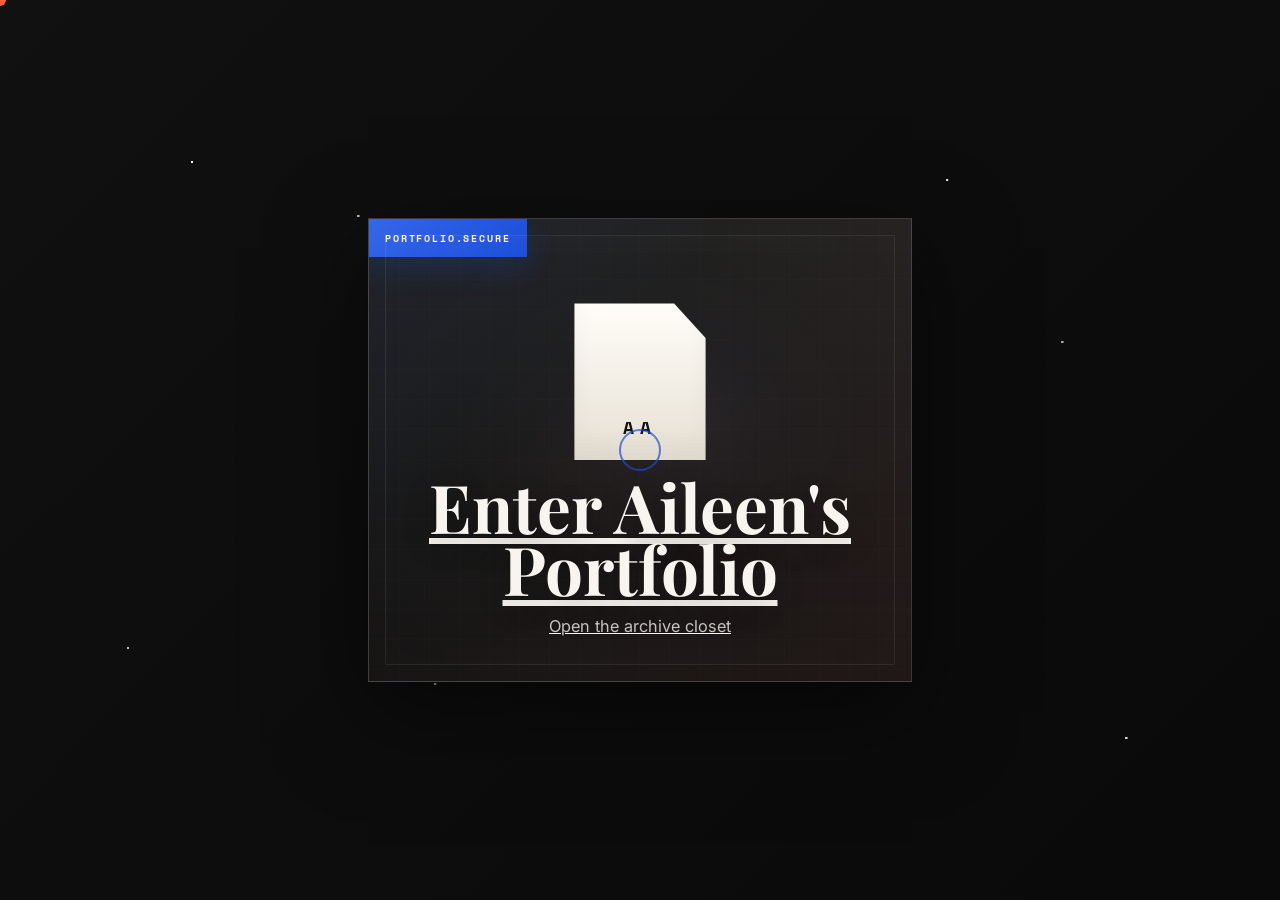
<file: index.html>
<!DOCTYPE html>
<html lang="en">
<head>
    <meta charset="UTF-8">
    <meta name="viewport" content="width=device-width, initial-scale=1.0">
    <title>Aileen Naa Ayele Aryeetey - UI UX Designer and Builder</title>
    <link rel="preconnect" href="https://fonts.googleapis.com">
    <link rel="preconnect" href="https://fonts.gstatic.com" crossorigin>
    <link href="https://fonts.googleapis.com/css2?family=Great+Vibes&family=Inter:wght@300;400;500;600&family=Playfair+Display:ital,wght@0,700;0,900;1,700;1,900&family=Space+Mono:wght@400;700&display=swap" rel="stylesheet">
    <link rel="stylesheet" href="style.css">
</head>
<body class="is-locked">
<div class="vault-screen" id="vaultScreen" aria-live="polite">
    <div class="vault-backdrop"></div>
    <div class="vault-shell">
        <a href="index.html?closet=1" class="vault-file" id="vaultFile">
            <span class="vault-file-tab">portfolio.secure</span>
            <span class="vault-file-icon" aria-hidden="true"></span>
            <strong>Enter Aileen's Portfolio</strong>
            <span>Open the archive closet</span>
        </a>
    </div>
</div>
<div class="archive-screen is-hidden" id="archiveScreen">
    <div class="archive-backdrop"></div>
    <div class="archive-shell">
        <div class="archive-head">
            <span>closet://portfolio-index</span>
            <h2>Pick a file to open.</h2>
            <p>I set everything up in alphabetical order, like a personal archive.</p>
        </div>
        <div class="archive-closet">
            <div class="archive-rail" aria-hidden="true"></div>
            <div class="archive-shelf">
                <a class="archive-folder" href="about.html">
                    <span class="archive-letter">A</span>
                    <strong>About</strong>
                    <span>about.md</span>
                </a>
                <a class="archive-folder" href="case-studies.html">
                    <span class="archive-letter">C</span>
                    <strong>Case Studies</strong>
                    <span>case-studies.json</span>
                </a>
                <a class="archive-folder" href="contact.html">
                    <span class="archive-letter">C</span>
                    <strong>Contact</strong>
                    <span>contact.sh</span>
                </a>
                <a class="archive-folder" href="home.html">
                    <span class="archive-letter">H</span>
                    <strong>Home</strong>
                    <span>intro.tsx</span>
                </a>
                <a class="archive-folder" href="work.html">
                    <span class="archive-letter">W</span>
                    <strong>Work</strong>
                    <span>selected-work.ts</span>
                </a>
            </div>
        </div>
    </div>
</div>
<div id="cursor" aria-hidden="true"></div>
<div id="cursor-ring" aria-hidden="true"></div>

<script src="script.js"></script>
</body>
</html>
</file>
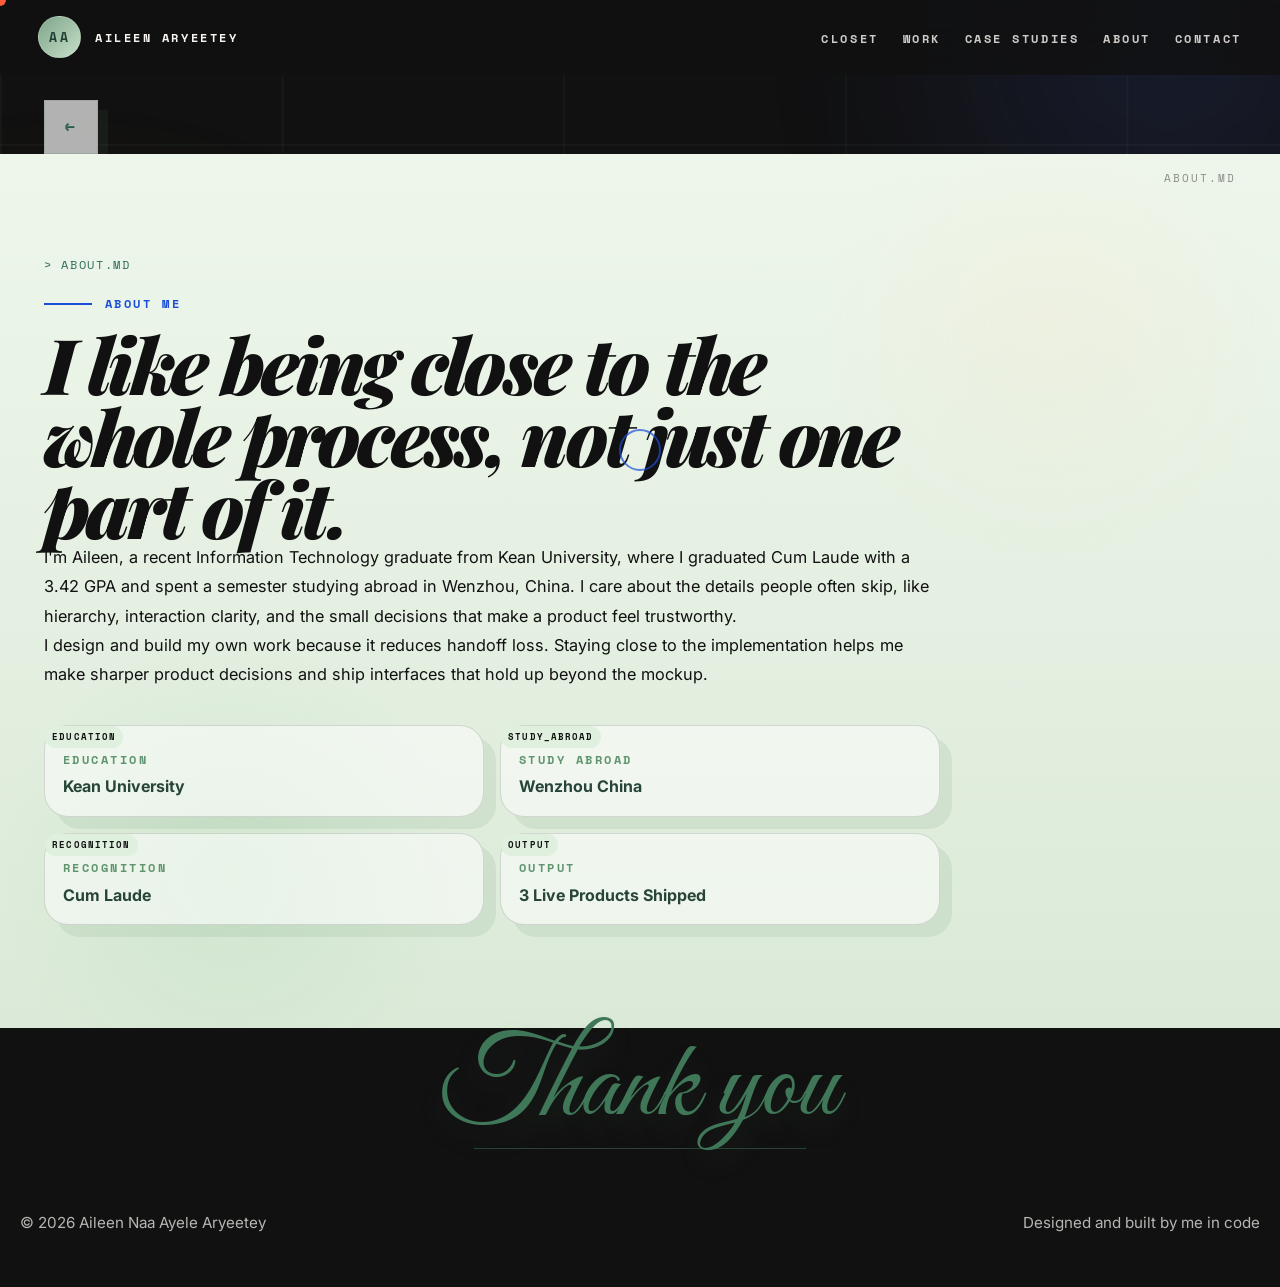
<file: about.html>
<!DOCTYPE html>
<html lang="en">
<head>
    <meta charset="UTF-8">
    <meta name="viewport" content="width=device-width, initial-scale=1.0">
    <title>About - Aileen Naa Ayele Aryeetey</title>
    <link rel="preconnect" href="https://fonts.googleapis.com">
    <link rel="preconnect" href="https://fonts.gstatic.com" crossorigin>
    <link href="https://fonts.googleapis.com/css2?family=Great+Vibes&family=Inter:wght@300;400;500;600&family=Playfair+Display:ital,wght@0,700;0,900;1,700;1,900&family=Space+Mono:wght@400;700&display=swap" rel="stylesheet">
    <link rel="stylesheet" href="style.css">
</head>
<body class="theme-about">
<div id="cursor" aria-hidden="true"></div>
<div id="cursor-ring" aria-hidden="true"></div>
<div class="page-glow page-glow-one" aria-hidden="true"></div>
<div class="page-glow page-glow-two" aria-hidden="true"></div>

<nav id="nav">
    <a href="home.html" class="nav-logo">
        <span class="nav-logo-mark">AA</span>
        <span class="nav-logo-text">Aileen Aryeetey</span>
    </a>
    <ul class="nav-links">
        <li><a href="index.html?closet=1">Closet</a></li>
        <li><a href="work.html">Work</a></li>
        <li><a href="case-studies.html">Case Studies</a></li>
        <li><a href="about.html">About</a></li>
        <li><a href="contact.html">Contact</a></li>
    </ul>
    <button type="button" class="nav-ham" id="ham" aria-label="Open navigation menu" aria-controls="mobileNav" aria-expanded="false">
        <span></span><span></span><span></span>
    </button>
</nav>

<nav class="nav-mobile" id="mobileNav" aria-hidden="true">
    <a href="index.html?closet=1" class="mobile-nav-link">Closet</a>
    <a href="work.html" class="mobile-nav-link">Work</a>
    <a href="case-studies.html" class="mobile-nav-link">Case Studies</a>
    <a href="about.html" class="mobile-nav-link">About</a>
    <a href="contact.html" class="mobile-nav-link">Contact</a>
</nav>

<main>
    <section class="return-strip" data-section="return">
        <a href="index.html?closet=1" class="return-link" aria-label="Back to Closet"></a>
    </section>
    <section id="about" data-section="about.md">
        <div class="about-copy rv">
            <span class="section-kicker">About Me</span>
            <h2>I like being close to the whole process, not just one part of it.</h2>
            <p>I'm Aileen, a recent Information Technology graduate from Kean University, where I graduated Cum Laude with a 3.42 GPA and spent a semester studying abroad in Wenzhou, China. I care about the details people often skip, like hierarchy, interaction clarity, and the small decisions that make a product feel trustworthy.</p>
            <p>I design and build my own work because it reduces handoff loss. Staying close to the implementation helps me make sharper product decisions and ship interfaces that hold up beyond the mockup.</p>
            <div class="about-grid">
                <article data-card="education">
                    <span>Education</span>
                    <strong>Kean University</strong>
                </article>
                <article data-card="study_abroad">
                    <span>Study Abroad</span>
                    <strong>Wenzhou China</strong>
                </article>
                <article data-card="recognition">
                    <span>Recognition</span>
                    <strong>Cum Laude</strong>
                </article>
                <article data-card="output">
                    <span>Output</span>
                    <strong>3 Live Products Shipped</strong>
                </article>
            </div>
        </div>
    </section>
</main>

<section class="thank-you-wrap">
    <p class="thank-you-script rv">Thank you</p>
</section>

<footer>
    <p>© 2026 Aileen Naa Ayele Aryeetey</p>
    <p>Designed and built by me in code</p>
</footer>

<script src="script.js"></script>
</body>
</html>
</file>
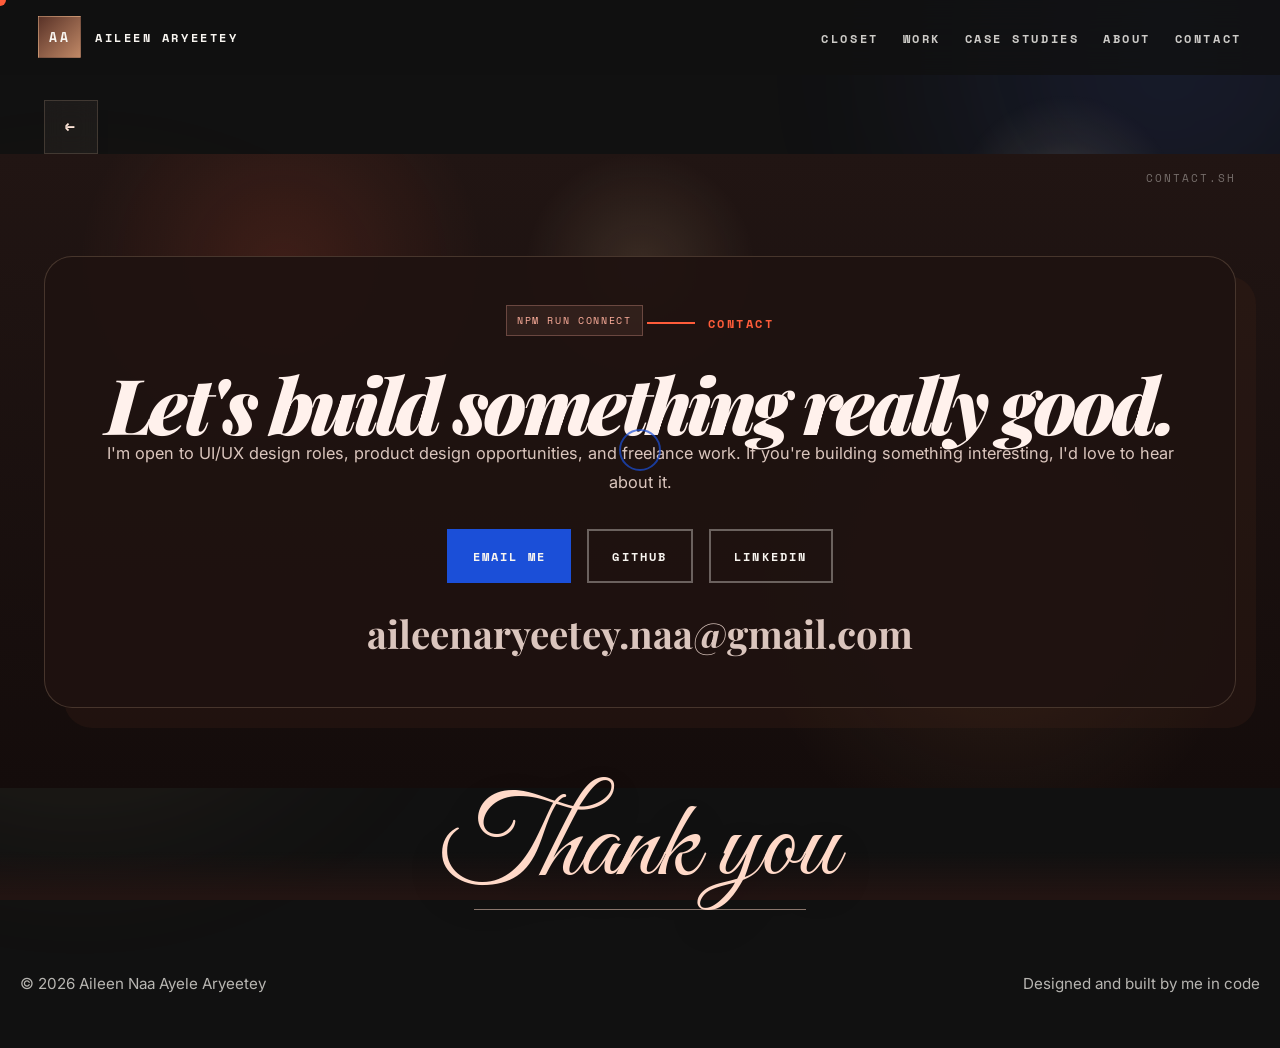
<file: contact.html>
<!DOCTYPE html>
<html lang="en">
<head>
    <meta charset="UTF-8">
    <meta name="viewport" content="width=device-width, initial-scale=1.0">
    <title>Contact - Aileen Naa Ayele Aryeetey</title>
    <link rel="preconnect" href="https://fonts.googleapis.com">
    <link rel="preconnect" href="https://fonts.gstatic.com" crossorigin>
    <link href="https://fonts.googleapis.com/css2?family=Great+Vibes&family=Inter:wght@300;400;500;600&family=Playfair+Display:ital,wght@0,700;0,900;1,700;1,900&family=Space+Mono:wght@400;700&display=swap" rel="stylesheet">
    <link rel="stylesheet" href="style.css">
</head>
<body class="theme-contact">
<div id="cursor" aria-hidden="true"></div>
<div id="cursor-ring" aria-hidden="true"></div>
<div class="page-glow page-glow-one" aria-hidden="true"></div>
<div class="page-glow page-glow-two" aria-hidden="true"></div>

<nav id="nav">
    <a href="home.html" class="nav-logo">
        <span class="nav-logo-mark">AA</span>
        <span class="nav-logo-text">Aileen Aryeetey</span>
    </a>
    <ul class="nav-links">
        <li><a href="index.html?closet=1">Closet</a></li>
        <li><a href="work.html">Work</a></li>
        <li><a href="case-studies.html">Case Studies</a></li>
        <li><a href="about.html">About</a></li>
        <li><a href="contact.html">Contact</a></li>
    </ul>
    <button type="button" class="nav-ham" id="ham" aria-label="Open navigation menu" aria-controls="mobileNav" aria-expanded="false">
        <span></span><span></span><span></span>
    </button>
</nav>

<nav class="nav-mobile" id="mobileNav" aria-hidden="true">
    <a href="index.html?closet=1" class="mobile-nav-link">Closet</a>
    <a href="work.html" class="mobile-nav-link">Work</a>
    <a href="case-studies.html" class="mobile-nav-link">Case Studies</a>
    <a href="about.html" class="mobile-nav-link">About</a>
    <a href="contact.html" class="mobile-nav-link">Contact</a>
</nav>

<main>
    <section class="return-strip" data-section="return">
        <a href="index.html?closet=1" class="return-link" aria-label="Back to Closet"></a>
    </section>
    <section id="contact" data-section="contact.sh">
        <div class="contact-card rv">
            <span class="section-kicker">Contact</span>
            <h2>Let's build something really good.</h2>
            <p>I'm open to UI/UX design roles, product design opportunities, and freelance work. If you're building something interesting, I'd love to hear about it.</p>
            <div class="contact-actions">
                <a href="mailto:aileenaryeetey.naa@gmail.com" class="btn btn-primary">Email Me</a>
                <a href="https://github.com/aryeetea" target="_blank" rel="noopener" class="btn btn-secondary">GitHub</a>
                <a href="https://linkedin.com/in/aileen-aryeetey-162033263" target="_blank" rel="noopener" class="btn btn-secondary">LinkedIn</a>
            </div>
            <a href="mailto:aileenaryeetey.naa@gmail.com" class="contact-email">aileenaryeetey.naa@gmail.com</a>
        </div>
    </section>
</main>

<section class="thank-you-wrap">
    <p class="thank-you-script rv">Thank you</p>
</section>

<footer>
    <p>© 2026 Aileen Naa Ayele Aryeetey</p>
    <p>Designed and built by me in code</p>
</footer>

<script src="script.js"></script>
</body>
</html>
</file>
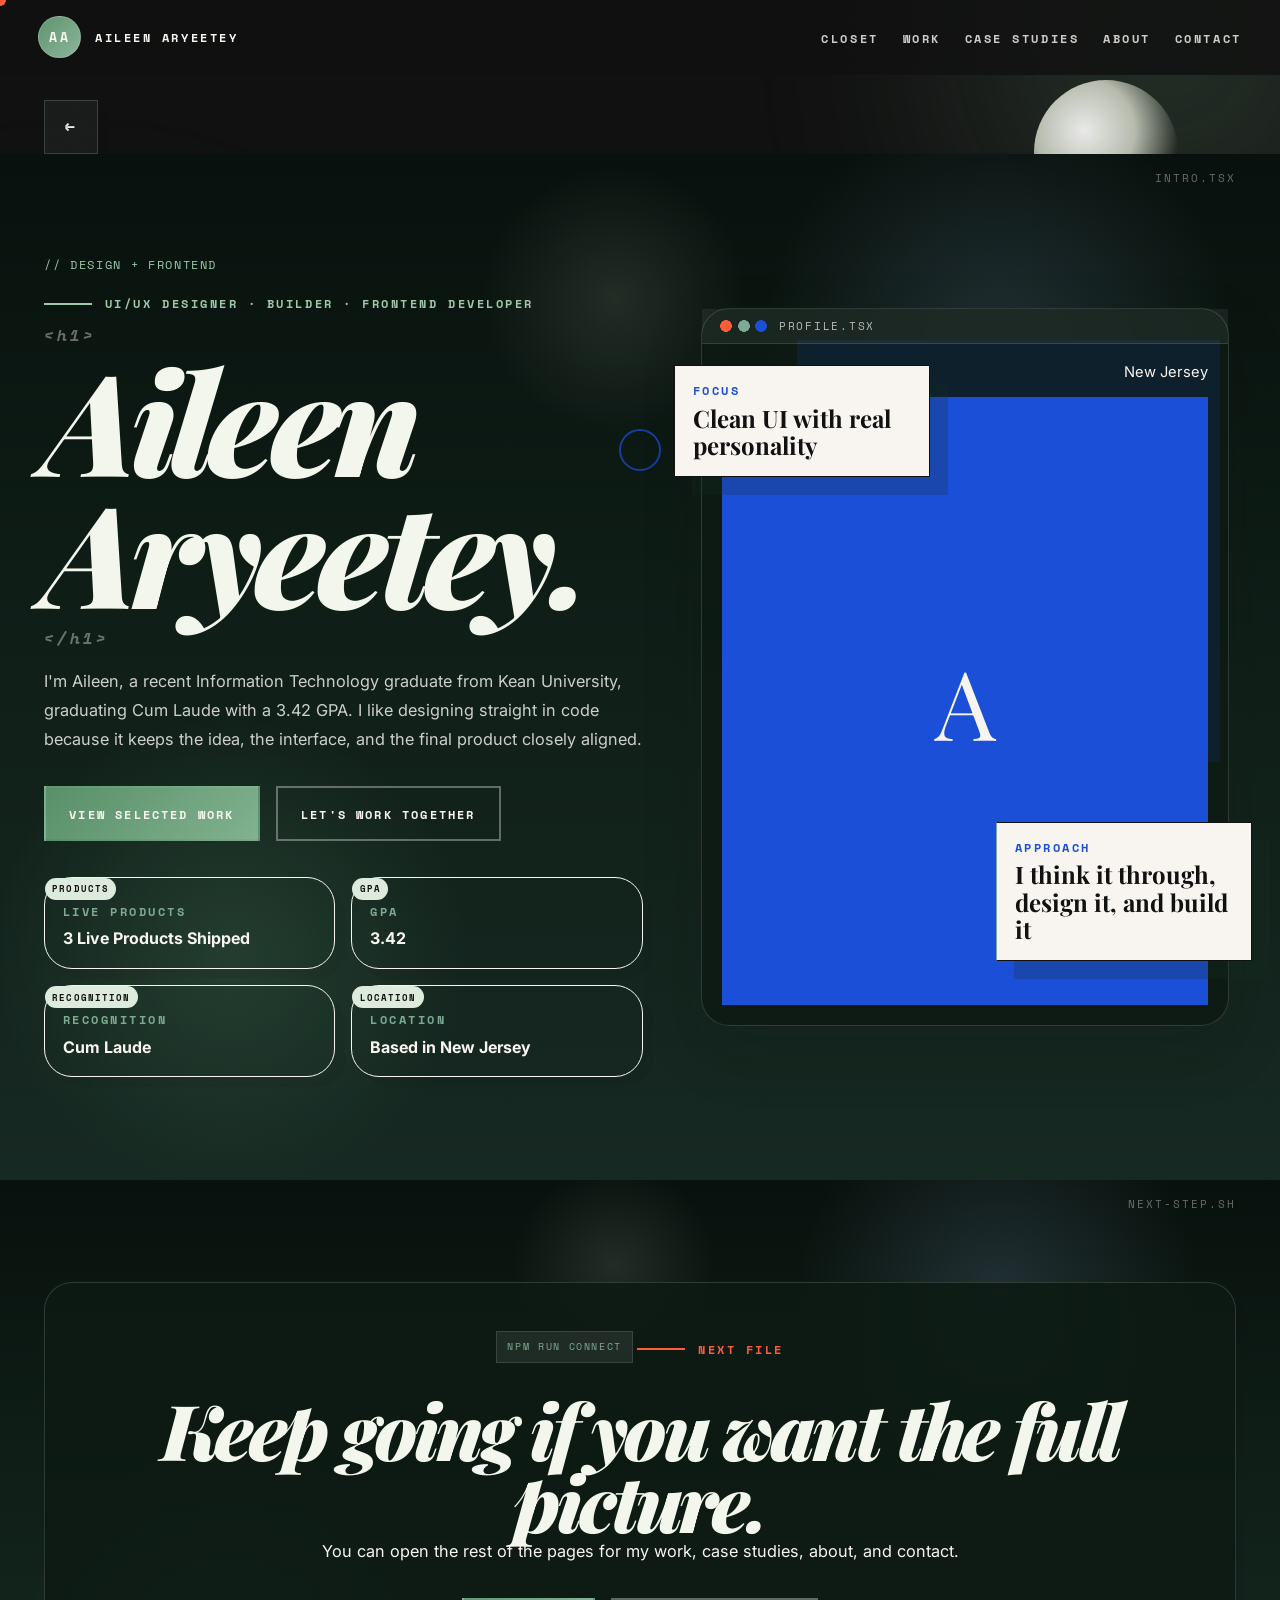
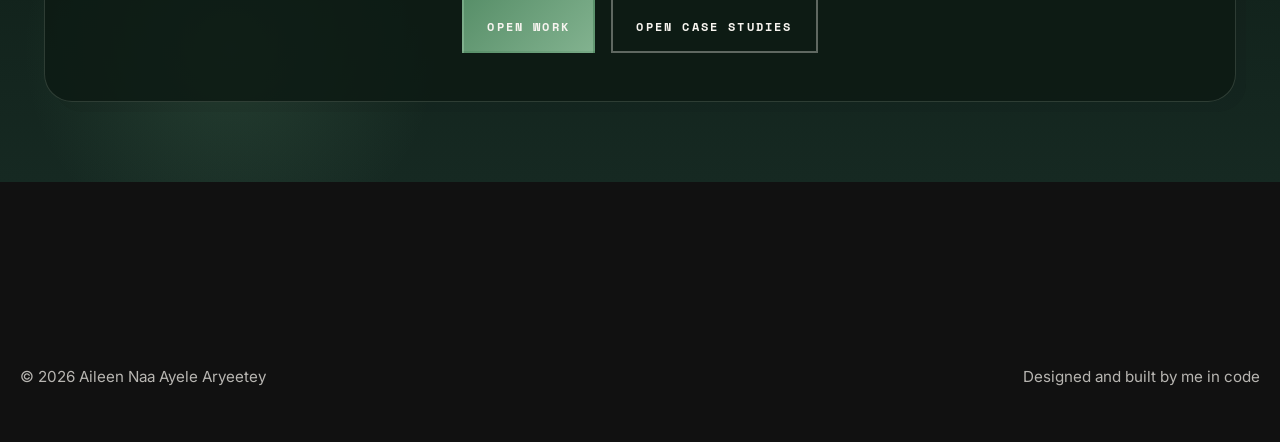
<file: home.html>
<!DOCTYPE html>
<html lang="en">
<head>
    <meta charset="UTF-8">
    <meta name="viewport" content="width=device-width, initial-scale=1.0">
    <title>Home - Aileen Naa Ayele Aryeetey</title>
    <link rel="preconnect" href="https://fonts.googleapis.com">
    <link rel="preconnect" href="https://fonts.gstatic.com" crossorigin>
    <link href="https://fonts.googleapis.com/css2?family=Great+Vibes&family=Inter:wght@300;400;500;600&family=Playfair+Display:ital,wght@0,700;0,900;1,700;1,900&family=Space+Mono:wght@400;700&display=swap" rel="stylesheet">
    <link rel="stylesheet" href="style.css">
</head>
<body class="theme-home">
<div id="cursor" aria-hidden="true"></div>
<div id="cursor-ring" aria-hidden="true"></div>
<div class="page-glow page-glow-one" aria-hidden="true"></div>
<div class="page-glow page-glow-two" aria-hidden="true"></div>

<nav id="nav">
    <a href="home.html" class="nav-logo">
        <span class="nav-logo-mark">AA</span>
        <span class="nav-logo-text">Aileen Aryeetey</span>
    </a>
    <ul class="nav-links">
        <li><a href="index.html?closet=1">Closet</a></li>
        <li><a href="work.html">Work</a></li>
        <li><a href="case-studies.html">Case Studies</a></li>
        <li><a href="about.html">About</a></li>
        <li><a href="contact.html">Contact</a></li>
    </ul>
    <button type="button" class="nav-ham" id="ham" aria-label="Open navigation menu" aria-controls="mobileNav" aria-expanded="false">
        <span></span><span></span><span></span>
    </button>
</nav>

<nav class="nav-mobile" id="mobileNav" aria-hidden="true">
    <a href="index.html?closet=1" class="mobile-nav-link">Closet</a>
    <a href="work.html" class="mobile-nav-link">Work</a>
    <a href="case-studies.html" class="mobile-nav-link">Case Studies</a>
    <a href="about.html" class="mobile-nav-link">About</a>
    <a href="contact.html" class="mobile-nav-link">Contact</a>
</nav>

<main>
    <section class="return-strip" data-section="return">
        <a href="index.html?closet=1" class="return-link" aria-label="Back to Closet"></a>
    </section>
    <section id="home" data-section="intro.tsx">
        <div class="hero-copy">
            <div class="eyebrow rv">UI/UX Designer · Builder · Frontend Developer</div>
            <h1 class="hero-title rv d1">Aileen Aryeetey.</h1>
            <p class="hero-text rv d2">
                I'm Aileen, a recent Information Technology graduate from Kean University, graduating Cum Laude with a 3.42 GPA. I like designing straight in code because it keeps the idea, the interface, and the final product closely aligned.
            </p>
            <div class="hero-actions rv d3">
                <a href="work.html" class="btn btn-primary">View Selected Work</a>
                <a href="contact.html" class="btn btn-secondary">Let's Work Together</a>
            </div>
            <div class="hero-mini-grid rv d4">
                <article class="mini-card" data-card="products">
                    <span class="mini-label">Live Products</span>
                    <strong>3 Live Products Shipped</strong>
                </article>
                <article class="mini-card" data-card="gpa">
                    <span class="mini-label">GPA</span>
                    <strong>3.42</strong>
                </article>
                <article class="mini-card" data-card="recognition">
                    <span class="mini-label">Recognition</span>
                    <strong>Cum Laude</strong>
                </article>
                <article class="mini-card" data-card="location">
                    <span class="mini-label">Location</span>
                    <strong>Based in New Jersey</strong>
                </article>
            </div>
        </div>

        <div class="hero-visual rv-l d2">
            <div class="portrait-card" data-file="profile.tsx">
                <div class="portrait-header">
                    <span>Currently</span>
                    <span>New Jersey</span>
                </div>
                <div class="portrait-media">
                    <img id="my-photo" class="profile-photo" src="portrait.png" alt="Aileen Naa Ayele Aryeetey">
                    <div class="portrait-fallback" id="heroFallback" hidden>A</div>
                </div>
            </div>
            <div class="floating-note note-one rv d3">
                <span class="note-kicker">Focus</span>
                <strong>Clean UI with real personality</strong>
            </div>
            <div class="floating-note note-two rv d4">
                <span class="note-kicker">Approach</span>
                <strong>I think it through, design it, and build it</strong>
            </div>
        </div>
    </section>
    <section id="contact" data-section="next-step.sh">
        <div class="contact-card rv">
            <span class="section-kicker">Next File</span>
            <h2>Keep going if you want the full picture.</h2>
            <p>You can open the rest of the pages for my work, case studies, about, and contact.</p>
            <div class="contact-actions">
                <a href="work.html" class="btn btn-primary">Open Work</a>
                <a href="case-studies.html" class="btn btn-secondary">Open Case Studies</a>
            </div>
        </div>
    </section>
</main>

<section class="thank-you-wrap">
    <p class="thank-you-script rv">Thank you</p>
</section>

<footer>
    <p>© 2026 Aileen Naa Ayele Aryeetey</p>
    <p>Designed and built by me in code</p>
</footer>

<script src="script.js"></script>
</body>
</html>
</file>
<file: style.css>
:root {
    --off-white: #F8F5F0;
    --cobalt: #1B4FD8;
    --coral: #FF5C3A;
    --black: #111111;
    --sage: #7DAA92;
    --muted: #888888;
    --light: #E8E4DF;
    --white: #FFFFFF;
    --line-dark: rgba(17, 17, 17, 0.14);
    --line-light: rgba(248, 245, 240, 0.18);
    --shadow: 0 24px 60px rgba(17, 17, 17, 0.18);
    --ease: cubic-bezier(0.22, 1, 0.36, 1);
    --font-display: "Playfair Display", Georgia, serif;
    --font-body: "Inter", system-ui, sans-serif;
    --font-accent: "Space Mono", monospace;
}

*,
*::before,
*::after {
    box-sizing: border-box;
}

html {
    scroll-behavior: smooth;
    cursor: none;
}

body {
    margin: 0;
    font-family: var(--font-body);
    color: var(--off-white);
    background: var(--black);
    overflow-x: hidden;
}

body.is-locked {
    overflow: hidden;
}

body.is-locked nav,
body.is-locked main,
body.is-locked footer {
    opacity: 0;
    transform: scale(0.98);
    filter: blur(18px);
    pointer-events: none;
}

nav,
main,
footer {
    transition: opacity 0.8s var(--ease), transform 0.8s var(--ease), filter 0.8s var(--ease);
}

img {
    display: block;
    max-width: 100%;
}

a,
button {
    cursor: none;
}

button {
    border: 0;
    background: none;
    font: inherit;
}

.sr-only {
    position: absolute;
    width: 1px;
    height: 1px;
    padding: 0;
    margin: -1px;
    overflow: hidden;
    clip: rect(0, 0, 0, 0);
    white-space: nowrap;
    border: 0;
}

.vault-screen {
    position: fixed;
    inset: 0;
    z-index: 120;
    display: grid;
    place-items: center;
    padding: 1.25rem;
    transition: opacity 0.8s var(--ease), visibility 0.8s var(--ease);
}

.vault-screen.is-unlocked {
    opacity: 0;
    visibility: hidden;
}

.vault-backdrop {
    position: absolute;
    inset: 0;
    background:
        radial-gradient(ellipse at 52% 46%, rgba(255, 255, 255, 0.16), transparent 10%),
        radial-gradient(ellipse at 52% 46%, rgba(97, 122, 255, 0.18), transparent 22%),
        radial-gradient(ellipse at 48% 52%, rgba(255, 92, 58, 0.12), transparent 18%),
        radial-gradient(circle at 15% 18%, rgba(255, 255, 255, 0.95) 0 1px, transparent 1.5px),
        radial-gradient(circle at 28% 24%, rgba(255, 255, 255, 0.72) 0 1px, transparent 1.5px),
        radial-gradient(circle at 74% 20%, rgba(255, 255, 255, 0.86) 0 1px, transparent 1.5px),
        radial-gradient(circle at 83% 38%, rgba(255, 255, 255, 0.64) 0 1px, transparent 1.5px),
        radial-gradient(circle at 67% 70%, rgba(255, 255, 255, 0.72) 0 1px, transparent 1.5px),
        radial-gradient(circle at 34% 76%, rgba(255, 255, 255, 0.6) 0 1px, transparent 1.5px),
        radial-gradient(circle at 88% 82%, rgba(255, 255, 255, 0.84) 0 1px, transparent 1.5px),
        radial-gradient(circle at 10% 72%, rgba(255, 255, 255, 0.7) 0 1px, transparent 1.5px),
        linear-gradient(135deg, rgba(17, 17, 17, 0.94), rgba(10, 10, 10, 0.99));
}

.vault-shell {
    position: relative;
    width: min(100%, 58rem);
    display: grid;
    gap: 1.25rem;
    justify-items: center;
    animation: vaultFloat 4.8s ease-in-out infinite;
}

.vault-file,
.vault-panel {
    width: min(100%, 34rem);
    border: 1px solid rgba(248, 245, 240, 0.16);
    box-shadow: 0 30px 90px rgba(0, 0, 0, 0.5);
}

.vault-file {
    position: relative;
    display: grid;
    gap: 1rem;
    justify-items: center;
    padding: 5.25rem 2.2rem 2.8rem;
    background:
        radial-gradient(circle at 50% 34%, rgba(255, 255, 255, 0.08), transparent 18%),
        linear-gradient(180deg, rgba(248, 245, 240, 0.08), rgba(248, 245, 240, 0.02)),
        linear-gradient(135deg, rgba(27, 79, 216, 0.07), transparent 36%, rgba(255, 92, 58, 0.06)),
        rgba(17, 17, 17, 0.8);
    color: var(--off-white);
    text-align: center;
    overflow: hidden;
    transform-origin: center;
    -webkit-backdrop-filter: blur(14px);
    backdrop-filter: blur(14px);
    transition: transform 0.35s var(--ease), border-color 0.35s ease, box-shadow 0.35s ease;
}

.vault-file:hover,
.vault-file:focus-visible,
.vault-file.is-active {
    transform: translateY(-6px) scale(1.01);
    border-color: rgba(248, 245, 240, 0.26);
    box-shadow: 0 42px 120px rgba(0, 0, 0, 0.6);
}

.vault-file::before {
    content: "";
    position: absolute;
    inset: 0;
    background:
        linear-gradient(rgba(248, 245, 240, 0.04) 1px, transparent 1px),
        linear-gradient(90deg, rgba(248, 245, 240, 0.04) 1px, transparent 1px);
    background-size: 30px 30px;
    opacity: 0.28;
}

.vault-file::after {
    content: "";
    position: absolute;
    inset: 1rem;
    border: 1px solid rgba(248, 245, 240, 0.08);
    pointer-events: none;
    box-shadow: inset 0 0 40px rgba(255, 255, 255, 0.02);
}

.vault-file-tab {
    position: absolute;
    top: 0;
    left: 0;
    padding: 0.7rem 1rem;
    background: linear-gradient(135deg, #3566ea, var(--cobalt));
    color: var(--off-white);
    font-family: var(--font-accent);
    font-size: 0.64rem;
    font-weight: 700;
    letter-spacing: 0.18em;
    text-transform: uppercase;
    box-shadow: 0 10px 30px rgba(27, 79, 216, 0.24);
}

.vault-file-icon {
    position: relative;
    width: 8.2rem;
    height: 9.8rem;
    background: linear-gradient(180deg, #fffdf8, #e7e0d4);
    clip-path: polygon(0 0, 76% 0, 100% 22%, 100% 100%, 0 100%);
    box-shadow:
        0 18px 42px rgba(0, 0, 0, 0.28),
        inset 0 -18px 26px rgba(17, 17, 17, 0.04);
    animation: vaultPulse 2.8s ease-in-out infinite;
}

.vault-file-icon::before {
    content: "";
    position: absolute;
    top: 0;
    right: 0;
    width: 1.8rem;
    height: 1.8rem;
    background: #cfd5e8;
    clip-path: polygon(0 0, 100% 100%, 100% 0);
}

.vault-file-icon::after {
    content: "AA";
    position: absolute;
    inset: auto 0 1.2rem;
    text-align: center;
    color: var(--black);
    font-family: var(--font-accent);
    font-size: 1.15rem;
    font-weight: 700;
    letter-spacing: 0.3em;
}

.vault-file strong,
.vault-panel h2 {
    position: relative;
    z-index: 1;
    margin: 0;
    font-family: var(--font-display);
}

.vault-file strong {
    font-size: clamp(2.7rem, 6vw, 4.2rem);
    line-height: 0.92;
    text-wrap: balance;
    text-shadow: 0 10px 30px rgba(0, 0, 0, 0.28);
}

.vault-file span:last-child {
    position: relative;
    z-index: 1;
    color: rgba(248, 245, 240, 0.78);
    font-size: 1.02rem;
}

.vault-panel {
    position: relative;
    display: grid;
    gap: 1rem;
    padding: 1.5rem;
    background:
        linear-gradient(180deg, rgba(248, 245, 240, 0.06), transparent 32%),
        rgba(10, 10, 10, 0.95);
    -webkit-backdrop-filter: blur(16px);
    backdrop-filter: blur(16px);
    transform: translateY(14px) scale(0.98);
    opacity: 0;
    transition: transform 0.4s var(--ease), opacity 0.4s var(--ease);
}

.vault-panel.is-visible {
    transform: translateY(0) scale(1);
    opacity: 1;
}

.vault-panel-top {
    display: flex;
    justify-content: space-between;
    gap: 1rem;
    color: rgba(248, 245, 240, 0.56);
    font-family: var(--font-accent);
    font-size: 0.64rem;
    letter-spacing: 0.16em;
    text-transform: uppercase;
}

.vault-panel h2 {
    font-size: clamp(2rem, 4vw, 3rem);
    line-height: 0.98;
}

.vault-panel p {
    margin: 0;
    color: rgba(248, 245, 240, 0.72);
}

.vault-form {
    display: grid;
    grid-template-columns: minmax(0, 1fr) auto;
    gap: 0.9rem;
}

.vault-skip-link {
    justify-self: center;
    color: rgba(248, 245, 240, 0.58);
    font-size: 0.82rem;
    text-decoration: underline;
    text-underline-offset: 0.16em;
}

.vault-form input {
    min-height: 3.4rem;
    padding: 0.9rem 1rem;
    border: 1px solid rgba(248, 245, 240, 0.18);
    background: rgba(248, 245, 240, 0.05);
    color: var(--off-white);
    font-family: var(--font-accent);
    font-size: 0.82rem;
    letter-spacing: 0.16em;
    text-transform: uppercase;
    outline: none;
    transition: border-color 0.24s ease, box-shadow 0.24s ease;
}

.vault-form input:focus {
    border-color: var(--coral);
    box-shadow: 0 0 0 4px rgba(255, 92, 58, 0.12);
}

.vault-message {
    min-height: 1.4rem;
    font-family: var(--font-accent);
    font-size: 0.7rem;
    letter-spacing: 0.12em;
    text-transform: uppercase;
}

.vault-message.is-error {
    color: #ff9f8d;
}

.vault-message.is-success {
    color: var(--sage);
}

.archive-screen {
    position: fixed;
    inset: 0;
    z-index: 115;
    display: grid;
    place-items: start center;
    padding: 1.25rem;
    overflow-y: auto;
    opacity: 1;
    visibility: visible;
    transition: opacity 0.7s var(--ease), visibility 0.7s var(--ease);
}

.archive-screen.is-hidden {
    opacity: 0;
    visibility: hidden;
}

.archive-backdrop {
    position: absolute;
    inset: 0;
    background: #000000;
}

.archive-shell {
    position: relative;
    width: min(100%, 72rem);
    display: grid;
    gap: 1.5rem;
    margin: auto 0;
}

.archive-head {
    max-width: 34rem;
    color: var(--off-white);
}

.archive-head span {
    display: inline-block;
    margin-bottom: 0.75rem;
    font-family: var(--font-accent);
    font-size: 0.72rem;
    letter-spacing: 0.18em;
    text-transform: uppercase;
    color: rgba(248, 245, 240, 0.58);
}

.archive-head h2 {
    margin: 0;
    font-family: var(--font-display);
    font-size: clamp(2.8rem, 6vw, 5rem);
    line-height: 0.94;
}

.archive-head p {
    margin: 0.85rem 0 0;
    color: rgba(248, 245, 240, 0.74);
    max-width: 30rem;
}

.archive-closet {
    position: relative;
    padding: 3.5rem 1.25rem 2rem;
    border: 1px solid rgba(248, 245, 240, 0.08);
    background: transparent;
    overflow: hidden;
    box-shadow:
        inset 0 0 0 1px rgba(17, 17, 17, 0.18),
        0 28px 80px rgba(0, 0, 0, 0.24);
}

.archive-closet::before,
.archive-closet::after {
    display: none;
}

.archive-closet::before {
    left: 0;
}

.archive-closet::after {
    right: 0;
}

.archive-rail {
    position: absolute;
    left: 2rem;
    right: 2rem;
    top: 1.25rem;
    height: 8px;
    border-radius: 999px;
    background: linear-gradient(180deg, #8e949c, #5f646b);
    box-shadow: 0 3px 12px rgba(0, 0, 0, 0.34);
}

.archive-shelf {
    position: relative;
    display: grid;
    grid-template-columns: repeat(5, minmax(0, 1fr));
    gap: 1rem;
    align-items: end;
    z-index: 2;
}

.archive-shelf::before {
    display: none;
}

.archive-folder {
    position: relative;
    display: grid;
    justify-items: start;
    gap: 0.55rem;
    min-height: 18rem;
    padding: 1rem 1rem 1.35rem;
    border: 1px solid rgba(17, 17, 17, 0.12);
    background: linear-gradient(180deg, #fffdf8 0%, #f1ede5 100%);
    color: #171311;
    text-align: left;
    text-decoration: none;
    box-shadow:
        0 18px 30px rgba(17, 17, 17, 0.24),
        0 4px 10px rgba(17, 17, 17, 0.08);
    transform-origin: top center;
    transition: transform 0.28s var(--ease), box-shadow 0.28s ease, filter 0.28s ease;
}

.archive-folder::before {
    content: "";
    position: absolute;
    inset: 1rem 1rem 4.6rem;
    background:
        linear-gradient(135deg, rgba(17, 17, 17, 0.06), rgba(17, 17, 17, 0.01)),
        linear-gradient(180deg, #d9d1c6, #c7beb0);
    border: 1px solid rgba(17, 17, 17, 0.08);
}

.archive-folder::after {
    content: "";
    position: absolute;
    top: -2rem;
    left: 50%;
    width: 2px;
    height: 2rem;
    background: linear-gradient(180deg, #bfc5cc, #6e7379);
    transform: translateX(-50%);
}

.archive-folder:hover,
.archive-folder:focus-visible {
    transform: translateY(-12px) rotate(-1.4deg);
    box-shadow:
        0 28px 40px rgba(17, 17, 17, 0.32),
        0 8px 18px rgba(17, 17, 17, 0.12);
    filter: saturate(1.05);
}

.archive-folder:nth-child(2n):hover,
.archive-folder:nth-child(2n):focus-visible {
    transform: translateY(-12px) rotate(1.2deg);
}

.archive-letter {
    display: inline-grid;
    place-items: center;
    width: 2.4rem;
    height: 2.4rem;
    margin-top: auto;
    background: rgba(17, 17, 17, 0.05);
    font-family: var(--font-accent);
    font-size: 0.95rem;
    font-weight: 700;
    letter-spacing: 0.12em;
    box-shadow: inset 0 0 0 1px rgba(17, 17, 17, 0.08);
    z-index: 1;
}

.archive-folder strong {
    margin-top: auto;
    font-family: var(--font-display);
    font-size: clamp(1.65rem, 3vw, 2.3rem);
    line-height: 0.98;
    z-index: 1;
}

.archive-folder span:last-child {
    font-family: var(--font-accent);
    font-size: 0.64rem;
    font-weight: 700;
    letter-spacing: 0.16em;
    text-transform: uppercase;
    color: rgba(23, 19, 17, 0.58);
    z-index: 1;
}

body.theme-home #home::before,
body.theme-home #contact::before {
    background:
        radial-gradient(circle at 18% 78%, rgba(123, 186, 142, 0.16), transparent 18%),
        radial-gradient(circle at 78% 18%, rgba(164, 203, 255, 0.14), transparent 18%),
        radial-gradient(circle at 48% 14%, rgba(255, 250, 232, 0.1), transparent 12%),
        linear-gradient(180deg, #08110d 0%, #102019 52%, #162922 100%);
}

body.theme-home main {
    position: relative;
    isolation: isolate;
}

body.theme-home main::before {
    content: "";
    position: fixed;
    left: 0;
    right: 0;
    bottom: 0;
    height: 22vh;
    background:
        radial-gradient(circle at 6% 100%, #163628 0 14%, transparent 15%),
        radial-gradient(circle at 16% 100%, #1b442f 0 16%, transparent 17%),
        radial-gradient(circle at 28% 100%, #204d36 0 15%, transparent 16%),
        radial-gradient(circle at 44% 100%, #173b2a 0 18%, transparent 19%),
        radial-gradient(circle at 60% 100%, #204d36 0 14%, transparent 15%),
        radial-gradient(circle at 78% 100%, #173b2a 0 17%, transparent 18%),
        radial-gradient(circle at 92% 100%, #204d36 0 15%, transparent 16%);
    opacity: 0.9;
    pointer-events: none;
    z-index: -1;
}

body.theme-home main::after {
    content: "";
    position: fixed;
    top: 5rem;
    right: 8%;
    width: 9rem;
    height: 9rem;
    border-radius: 50%;
    background:
        radial-gradient(circle at 35% 35%, rgba(255, 255, 255, 0.9), rgba(246, 250, 232, 0.7) 38%, rgba(246, 250, 232, 0.08) 68%, transparent 72%);
    pointer-events: none;
    z-index: -1;
}

body.theme-home .nav-logo-mark {
    border-radius: 50%;
    background: linear-gradient(135deg, #5f946e, #8db59a);
}

body.theme-home .eyebrow,
body.theme-home .section-kicker,
body.theme-home .hero-copy::before {
    color: #9ec8a8;
}

body.theme-home .page-glow-one {
    background: rgba(150, 212, 168, 0.24);
}

body.theme-home .page-glow-two {
    background: rgba(188, 221, 255, 0.14);
}

body.theme-home .hero-title,
body.theme-home .contact-card h2 {
    color: #f2f6ec;
}

body.theme-home .btn-primary {
    background: linear-gradient(135deg, #588f69, #82b28f);
}

body.theme-home .floating-note {
    box-shadow: 18px 18px 0 rgba(20, 48, 34, 0.24);
}

body.theme-home .hero-title,
body.theme-home .section-head h2,
body.theme-home .about-copy h2,
body.theme-home .contact-card h2 {
    font-style: italic;
}

body.theme-home .mini-card,
body.theme-home .portrait-card,
body.theme-home .contact-card {
    border-radius: 28px;
}

body.theme-home .mini-card::before,
body.theme-home .about-grid article::before {
    border-radius: 999px;
    background: #dcebdc;
}

body.theme-home .portrait-card,
body.theme-home .contact-card {
    border-color: rgba(214, 235, 216, 0.16);
    background: rgba(13, 27, 20, 0.88);
}

body.theme-home .return-link {
    border-color: rgba(183, 221, 194, 0.2);
    background: rgba(183, 221, 194, 0.06);
    color: #e8f3e8;
}

body.theme-home .thank-you-script {
    color: #dff3df;
}

body.theme-work #work::before {
    background:
        radial-gradient(circle at 82% 18%, rgba(255, 196, 113, 0.18), transparent 16%),
        linear-gradient(180deg, rgba(255, 255, 255, 0.76), rgba(255, 255, 255, 0.76)),
        linear-gradient(90deg, rgba(17, 17, 17, 0.05) 1px, transparent 1px),
        linear-gradient(rgba(17, 17, 17, 0.05) 1px, transparent 1px),
        linear-gradient(180deg, #f3eee6 0%, #e6ddd0 100%);
    background-size: auto, auto, 28px 28px, 28px 28px, auto;
}

body.theme-work main {
    position: relative;
    isolation: isolate;
}

body.theme-work main::before {
    content: "";
    position: fixed;
    inset: 5.5rem 3rem auto auto;
    width: 16rem;
    height: 11rem;
    background:
        linear-gradient(180deg, rgba(255, 248, 234, 0.96), rgba(245, 234, 214, 0.96));
    box-shadow: 18px 18px 0 rgba(140, 117, 87, 0.14);
    transform: rotate(-4deg);
    pointer-events: none;
    z-index: -1;
}

body.theme-work main::after {
    content: "";
    position: fixed;
    left: 3rem;
    bottom: 2rem;
    width: 20rem;
    height: 1.2rem;
    background: linear-gradient(90deg, #8d5e28, #c4934b);
    box-shadow: 0 -0.35rem 0 rgba(32, 24, 21, 0.08);
    pointer-events: none;
    z-index: -1;
}

body.theme-work .nav-logo-mark {
    background: #201815;
    border-color: rgba(32, 24, 21, 0.24);
    color: #f8f5f0;
}

body.theme-work .section-kicker,
body.theme-work .section-head::before,
body.theme-work .section-head::after {
    color: #8d5e28;
}

body.theme-work .project-card {
    border-color: rgba(67, 48, 28, 0.14);
    box-shadow: 14px 14px 0 rgba(116, 91, 62, 0.12);
    border-radius: 18px;
}

body.theme-work .project-body {
    background: rgba(252, 248, 241, 0.95);
    color: #1b1712;
}

body.theme-work .project-body p {
    color: rgba(27, 23, 18, 0.72);
}

body.theme-work .project-topline,
body.theme-work .project-body h3::before {
    color: #8d5e28;
}

body.theme-work .tag-row span {
    background: #201815;
    color: #f8f5f0;
}

body.theme-work .project-body a {
    color: #1b1712;
}

body.theme-work .project-card::after {
    background: #201815;
    color: #f8f5f0;
}

body.theme-work .project-body h3,
body.theme-work .section-head h2 {
    letter-spacing: -0.06em;
}

body.theme-work .project-card:nth-child(1):hover .project-body {
    background: #3f2d23;
    color: #f8f5f0;
}

body.theme-work .project-card:nth-child(1):hover .project-body p {
    color: rgba(248, 245, 240, 0.78);
}

body.theme-work .project-card:nth-child(2):hover .project-body {
    background: #6f4e37;
    color: #f8f5f0;
}

body.theme-work .project-card:nth-child(2):hover .project-body p {
    color: rgba(248, 245, 240, 0.8);
}

body.theme-work .project-card:nth-child(3):hover .project-body {
    background: #d7b07a;
    color: #1b1712;
}

body.theme-work .project-card:nth-child(3):hover .project-body p {
    color: rgba(27, 23, 18, 0.76);
}

body.theme-work .return-link {
    border-color: rgba(81, 55, 29, 0.16);
    background: rgba(255, 248, 236, 0.84);
    color: #5f3f23;
    box-shadow: 10px 10px 0 rgba(116, 91, 62, 0.12);
}

body.theme-work .thank-you-script {
    color: #76522d;
    text-shadow: 0 14px 28px rgba(118, 82, 45, 0.16);
}

body.theme-case-studies #case-studies::before {
    background:
        linear-gradient(180deg, rgba(255, 252, 245, 0.56), rgba(255, 252, 245, 0.56)),
        linear-gradient(180deg, #5a3f2d 0%, #7a5a43 18%, #eadbc5 18.4%, #e5d4bd 100%);
}

body.theme-case-studies main {
    position: relative;
    isolation: isolate;
}

body.theme-case-studies main::before {
    content: "";
    position: fixed;
    left: 0;
    right: 0;
    top: 5rem;
    height: 8rem;
    background:
        repeating-linear-gradient(
            90deg,
            rgba(77, 54, 38, 0.18) 0 3.8rem,
            rgba(164, 124, 95, 0.22) 3.8rem 4.8rem,
            rgba(102, 70, 48, 0.18) 4.8rem 8.2rem
        );
    opacity: 0.5;
    pointer-events: none;
    z-index: -1;
}

body.theme-case-studies main::after {
    content: "";
    position: fixed;
    top: 6rem;
    right: 12%;
    width: 18rem;
    height: 18rem;
    background: radial-gradient(circle, rgba(255, 229, 184, 0.22), rgba(255, 229, 184, 0.04) 48%, transparent 70%);
    pointer-events: none;
    z-index: -1;
}

body.theme-case-studies .nav-logo-mark {
    background: linear-gradient(135deg, #6c4d38, #a47c5f);
    color: #fff8ef;
    border-color: rgba(108, 77, 56, 0.24);
}

body.theme-case-studies #case-studies .section-head,
body.theme-case-studies #case-studies .section-head h2,
body.theme-case-studies #case-studies .section-head p,
body.theme-case-studies #case-studies .section-kicker {
    color: #2a1c16;
}

body.theme-case-studies #case-studies .section-head::before,
body.theme-case-studies #case-studies .section-head::after {
    color: rgba(42, 28, 22, 0.52);
}

body.theme-case-studies .cs-item {
    background: rgba(255, 250, 242, 0.96);
    border-color: rgba(80, 44, 31, 0.16);
    box-shadow: 18px 18px 0 rgba(104, 72, 49, 0.14);
    border-radius: 22px;
}

body.theme-case-studies .cs-item::before {
    color: rgba(96, 52, 36, 0.62);
}

body.theme-case-studies .cs-title,
body.theme-case-studies .cs-lead,
body.theme-case-studies .section-head h2 {
    letter-spacing: -0.03em;
}

body.theme-case-studies .cs-trigger,
body.theme-case-studies .cs-panel-inner,
body.theme-case-studies .cs-title,
body.theme-case-studies .cs-lead,
body.theme-case-studies .cs-summary-line,
body.theme-case-studies .cs-story p,
body.theme-case-studies .cs-meta-card,
body.theme-case-studies .cs-meta-card strong {
    color: #2a1c16;
}

body.theme-case-studies .cs-number,
body.theme-case-studies .cs-toggle,
body.theme-case-studies .cs-aside-card h4,
body.theme-case-studies .cs-block h4 {
    color: #9c4d32;
}

body.theme-case-studies .cs-trigger {
    background:
        linear-gradient(180deg, rgba(156, 77, 50, 0.05), transparent 80%);
}

body.theme-case-studies .cs-block,
body.theme-case-studies .cs-meta-card {
    border-color: rgba(96, 52, 36, 0.14);
}

body.theme-case-studies .cs-aside-card {
    background: #fff9f1;
    color: #2a1c16;
    border-radius: 18px;
}

body.theme-case-studies .return-link {
    border-color: rgba(96, 52, 36, 0.18);
    background: rgba(255, 248, 237, 0.88);
    color: #7a4330;
    box-shadow: 10px 10px 0 rgba(104, 72, 49, 0.14);
}

body.theme-case-studies .thank-you-script {
    color: #8f4f39;
    text-shadow: 0 14px 28px rgba(111, 70, 48, 0.16);
}

body.theme-about #about::before {
    background:
        radial-gradient(circle at 18% 82%, rgba(147, 203, 153, 0.18), transparent 18%),
        radial-gradient(circle at 82% 20%, rgba(255, 222, 186, 0.14), transparent 18%),
        linear-gradient(180deg, #eef6eb 0%, #dbead8 100%);
}

body.theme-about main {
    position: relative;
    isolation: isolate;
}

body.theme-about main::before {
    content: "";
    position: fixed;
    inset: 0;
    background:
        linear-gradient(90deg, rgba(104, 142, 113, 0.16) 0 2px, transparent 2px 20%),
        linear-gradient(rgba(104, 142, 113, 0.16) 0 2px, transparent 2px 24%);
    background-size: 22% 100%, 100% 9rem;
    opacity: 0.45;
    pointer-events: none;
    z-index: -1;
}

body.theme-about main::after {
    content: "";
    position: fixed;
    left: -2rem;
    bottom: -1rem;
    width: 18rem;
    height: 18rem;
    background:
        radial-gradient(circle at 30% 70%, rgba(125, 170, 146, 0.24), transparent 34%),
        radial-gradient(circle at 58% 42%, rgba(184, 220, 170, 0.2), transparent 28%),
        radial-gradient(circle at 76% 68%, rgba(104, 150, 114, 0.22), transparent 30%);
    pointer-events: none;
    z-index: -1;
}

body.theme-about .nav-logo-mark {
    border-radius: 50%;
    background: linear-gradient(135deg, #7ea58a, #c6dfc8);
    color: #204133;
}

body.theme-about .about-copy::before,
body.theme-about .section-kicker {
    color: #2f6e54;
}

body.theme-about .about-copy h2,
body.theme-about .section-head h2 {
    font-style: italic;
}

body.theme-about .about-copy h2 {
    color: #173429;
}

body.theme-about .about-copy p,
body.theme-about .about-grid strong {
    color: #284539;
}

body.theme-about .about-grid article {
    background: rgba(255, 255, 255, 0.52);
    box-shadow: 12px 12px 0 rgba(92, 140, 103, 0.12);
    border-radius: 24px;
}

body.theme-about .about-grid span {
    color: #5f946e;
}

body.theme-about .about-grid article::before {
    border-radius: 999px;
    background: #dff0df;
}

body.theme-about .return-link {
    border-color: rgba(70, 118, 84, 0.18);
    background: rgba(255, 255, 255, 0.68);
    color: #2b5e47;
    box-shadow: 10px 10px 0 rgba(92, 140, 103, 0.1);
}

body.theme-about .thank-you-script {
    color: #3f7758;
    text-shadow: 0 14px 28px rgba(92, 140, 103, 0.14);
}

body.theme-contact #contact::before {
    background:
        radial-gradient(circle at 50% 18%, rgba(255, 214, 163, 0.12), transparent 14%),
        radial-gradient(circle at 22% 18%, rgba(255, 92, 58, 0.14), transparent 18%),
        radial-gradient(circle at 78% 72%, rgba(191, 140, 88, 0.12), transparent 22%),
        linear-gradient(180deg, #211513 0%, #140c0b 100%);
}

body.theme-contact main {
    position: relative;
    isolation: isolate;
}

body.theme-contact main::before {
    content: "";
    position: fixed;
    right: 8%;
    top: 6rem;
    width: 14rem;
    height: 14rem;
    background: radial-gradient(circle, rgba(255, 223, 190, 0.2), rgba(255, 223, 190, 0.06) 42%, transparent 72%);
    pointer-events: none;
    z-index: -1;
}

body.theme-contact main::after {
    content: "";
    position: fixed;
    left: 0;
    right: 0;
    bottom: 0;
    height: 3rem;
    background: linear-gradient(180deg, rgba(0, 0, 0, 0), #221412 90%);
    pointer-events: none;
    z-index: -1;
}

body.theme-contact .nav-logo-mark {
    background: linear-gradient(135deg, #5a3328, #c08866);
    border-color: rgba(255, 217, 176, 0.16);
}

body.theme-contact .contact-card {
    border-color: rgba(255, 217, 176, 0.18);
    background: rgba(31, 19, 16, 0.94);
    box-shadow: 20px 20px 0 rgba(62, 34, 23, 0.28);
    border-radius: 28px;
}

body.theme-contact .contact-card h2 {
    color: #fff1ec;
    font-style: italic;
}

body.theme-contact .contact-card p,
body.theme-contact .contact-email {
    color: rgba(255, 232, 223, 0.84);
}

body.theme-contact .contact-card::before {
    color: #ffb09d;
    border-color: rgba(255, 176, 157, 0.28);
    background: rgba(255, 176, 157, 0.08);
}

body.theme-contact .return-link {
    border-color: rgba(255, 216, 184, 0.16);
    background: rgba(255, 216, 184, 0.05);
    color: #ffe6d9;
}

body.theme-contact .thank-you-script {
    color: #ffd9c8;
}

@keyframes vaultFloat {
    0%,
    100% {
        transform: translateY(0);
    }

    50% {
        transform: translateY(-8px);
    }
}

@keyframes vaultPulse {
    0%,
    100% {
        box-shadow: 0 16px 40px rgba(0, 0, 0, 0.28);
    }

    50% {
        box-shadow: 0 20px 52px rgba(27, 79, 216, 0.28);
    }
}

#cursor {
    position: fixed;
    top: 0;
    left: 0;
    width: 12px;
    height: 12px;
    border-radius: 999px;
    background: var(--coral);
    pointer-events: none;
    z-index: 9999;
    transform: translate(-50%, -50%);
    transition: transform 0.24s var(--ease), opacity 0.24s ease, background 0.24s ease;
}

#cursor-ring {
    position: fixed;
    top: 0;
    left: 0;
    width: 42px;
    height: 42px;
    border: 2px solid rgba(27, 79, 216, 0.7);
    border-radius: 999px;
    pointer-events: none;
    z-index: 9998;
    transform: translate(-50%, -50%);
    transition: width 0.24s var(--ease), height 0.24s var(--ease), border-color 0.24s ease, opacity 0.24s ease;
}

#cursor.hovered {
    transform: translate(-50%, -50%) scale(1.35);
}

#cursor-ring.hovered {
    width: 60px;
    height: 60px;
    border-color: rgba(255, 92, 58, 0.72);
}

.page-glow {
    position: fixed;
    border-radius: 999px;
    filter: blur(120px);
    pointer-events: none;
    z-index: -2;
    opacity: 0.7;
}

.page-glow-one {
    width: 26rem;
    height: 26rem;
    top: -10rem;
    right: -6rem;
    background: rgba(81, 112, 255, 0.18);
}

.page-glow-two {
    width: 30rem;
    height: 30rem;
    left: -10rem;
    bottom: 8rem;
    background: rgba(255, 196, 122, 0.16);
}

#nav {
    position: fixed;
    top: 0;
    left: 0;
    right: 0;
    z-index: 50;
    display: flex;
    align-items: center;
    justify-content: space-between;
    gap: 1.5rem;
    padding: 1rem clamp(1.25rem, 3vw, 3.5rem);
    background: rgba(17, 17, 17, 0.8);
    -webkit-backdrop-filter: blur(18px);
    backdrop-filter: blur(18px);
    border-bottom: 1px solid transparent;
    transition: background 0.24s ease, border-color 0.24s ease;
}

#nav.scrolled {
    background: rgba(17, 17, 17, 0.92);
    border-color: rgba(248, 245, 240, 0.1);
}

.nav-logo {
    display: inline-flex;
    align-items: center;
    gap: 0.9rem;
    text-decoration: none;
}

.nav-logo-mark {
    display: grid;
    place-items: center;
    width: 2.65rem;
    height: 2.65rem;
    background: var(--cobalt);
    color: var(--off-white);
    border: 1px solid rgba(248, 245, 240, 0.2);
    font-family: var(--font-accent);
    font-size: 0.82rem;
    font-weight: 700;
    letter-spacing: 0.18em;
}

.nav-logo-text,
.nav-links a,
.section-kicker,
.eyebrow,
.project-topline,
.tag-row span,
.about-grid span,
.cs-points span,
.cs-number,
.note-kicker,
.mini-label,
.cs-meta-card span {
    font-family: var(--font-accent);
    font-size: 0.72rem;
    font-weight: 700;
    letter-spacing: 0.22em;
    text-transform: uppercase;
}

.nav-logo-text {
    color: var(--off-white);
}

.nav-links {
    display: flex;
    gap: 1.5rem;
    list-style: none;
    margin: 0;
    padding: 0;
}

.nav-links a {
    color: rgba(248, 245, 240, 0.82);
    text-decoration: none;
    transition: color 0.2s ease;
}

.nav-links a:hover,
.nav-links a:focus-visible,
.mobile-nav-link:hover,
.mobile-nav-link:focus-visible {
    color: var(--coral);
}

.nav-ham {
    display: none;
    flex-direction: column;
    gap: 0.32rem;
}

.nav-ham span {
    width: 1.6rem;
    height: 2px;
    background: var(--off-white);
}

.nav-mobile {
    position: fixed;
    inset: 4.8rem 1rem auto;
    display: none;
    flex-direction: column;
    gap: 0.75rem;
    padding: 1rem;
    background: rgba(17, 17, 17, 0.96);
    border: 1px solid rgba(248, 245, 240, 0.1);
    z-index: 40;
}

.nav-mobile.open {
    display: flex;
}

.nav-mobile a {
    padding: 0.95rem 1rem;
    text-decoration: none;
    color: var(--off-white);
    border: 1px solid rgba(248, 245, 240, 0.1);
}

main,
footer {
    width: calc(100% - 2rem);
    max-width: 1240px;
    margin: 0 auto;
}

main {
    padding-top: 5rem;
}

section {
    position: relative;
    isolation: isolate;
    padding: clamp(4.5rem, 8vw, 7rem) clamp(1rem, 2vw, 1.5rem);
}

section::before {
    content: "";
    position: absolute;
    top: 0;
    bottom: 0;
    left: 50%;
    width: 100vw;
    transform: translateX(-50%);
    z-index: -1;
}

section::after {
    content: attr(data-section);
    position: absolute;
    top: 1rem;
    right: clamp(1rem, 2vw, 1.5rem);
    font-family: var(--font-accent);
    font-size: 0.68rem;
    letter-spacing: 0.18em;
    text-transform: uppercase;
    color: rgba(248, 245, 240, 0.4);
    pointer-events: none;
}

.return-strip,
.thank-you-wrap {
    width: 100%;
}

.return-strip {
    padding: 1.25rem clamp(1rem, 2vw, 1.5rem) 0;
}

.return-strip::before,
.return-strip::after,
.thank-you-wrap::before,
.thank-you-wrap::after {
    display: none;
}

.return-link {
    display: inline-flex;
    align-items: center;
    justify-content: center;
    width: 3.35rem;
    height: 3.35rem;
    border: 1px solid rgba(248, 245, 240, 0.18);
    background: rgba(248, 245, 240, 0.04);
    color: var(--off-white);
    text-decoration: none;
    box-shadow: 10px 10px 0 rgba(17, 17, 17, 0.12);
    -webkit-backdrop-filter: blur(10px);
    backdrop-filter: blur(10px);
    transition: transform 0.24s var(--ease), background 0.24s ease, color 0.24s ease, border-color 0.24s ease, box-shadow 0.24s ease;
}

.return-link::before {
    content: "\2190";
    font-family: var(--font-accent);
    font-size: 1rem;
    font-weight: 700;
    letter-spacing: 0.04em;
}

.return-link:hover,
.return-link:focus-visible {
    transform: translate(-4px, -4px);
    background: var(--coral);
    border-color: var(--coral);
    color: var(--off-white);
    box-shadow: 14px 14px 0 rgba(17, 17, 17, 0.18);
}

.thank-you-wrap {
    padding: 0.5rem clamp(1rem, 2vw, 1.5rem) 3.5rem;
    text-align: center;
}

.thank-you-script {
    position: relative;
    display: inline-block;
    margin: 0;
    font-family: "Great Vibes", cursive;
    font-size: clamp(3.6rem, 10vw, 7rem);
    line-height: 0.95;
    color: var(--off-white);
    opacity: 0;
    transform: translateY(28px) scale(0.96);
    text-shadow: 0 12px 28px rgba(0, 0, 0, 0.18);
    transition: opacity 0.9s var(--ease), transform 0.9s var(--ease), text-shadow 0.9s ease;
}

.thank-you-script::after {
    content: "";
    position: absolute;
    left: 8%;
    right: 8%;
    bottom: -0.45rem;
    height: 1px;
    background: currentColor;
    transform: scaleX(0);
    transform-origin: center;
    opacity: 0.5;
    transition: transform 0.9s var(--ease) 0.12s;
}

.thank-you-script.in {
    opacity: 1;
    transform: translateY(0) scale(1);
    text-shadow: 0 16px 36px rgba(0, 0, 0, 0.24);
}

.thank-you-script.in::after {
    transform: scaleX(1);
}

#work::after,
#about::after {
    color: rgba(17, 17, 17, 0.46);
}

#case-studies::after {
    color: rgba(248, 245, 240, 0.52);
}

#home::before,
#contact::before {
    background: #0b0b0b;
}

#work::before,
#about::before {
    background: var(--off-white);
}

#case-studies::before {
    background:
        radial-gradient(ellipse at 50% 18%, rgba(255, 255, 255, 0.14), transparent 10%),
        radial-gradient(ellipse at 50% 34%, rgba(114, 145, 255, 0.18), transparent 18%),
        linear-gradient(180deg, #1948c4 0%, #163ca0 100%);
}

#home {
    min-height: calc(100vh - 5rem);
    display: grid;
    grid-template-columns: minmax(0, 1.05fr) minmax(320px, 0.95fr);
    gap: clamp(2rem, 4vw, 4rem);
    align-items: center;
}

.hero-copy,
.about-copy {
    position: relative;
    z-index: 2;
}

.hero-copy::before,
.about-copy::before {
    display: block;
    margin-bottom: 1rem;
    font-family: var(--font-accent);
    font-size: 0.74rem;
    letter-spacing: 0.14em;
    text-transform: uppercase;
}

.hero-copy::before {
    content: "// design + frontend";
    color: var(--sage);
}

.about-copy::before {
    content: "> about.md";
    color: var(--cobalt);
}

.hero-title,
.section-head h2,
.about-copy h2,
.contact-card h2,
.project-body h3,
.cs-title,
.cs-lead {
    margin: 0;
    font-family: var(--font-display);
    font-weight: 900;
    line-height: 0.94;
    letter-spacing: -0.05em;
}

.eyebrow,
.section-kicker {
    display: inline-flex;
    align-items: center;
    gap: 0.8rem;
}

.eyebrow {
    color: var(--coral);
}

.section-kicker {
    color: inherit;
}

.eyebrow::before,
.section-kicker::before {
    content: "";
    width: 3rem;
    height: 2px;
    background: currentColor;
}

.hero-title {
    max-width: 7ch;
    margin-top: 1rem;
    color: var(--off-white);
    font-size: clamp(4.8rem, 11vw, 9.5rem);
}

.hero-title::before,
.hero-title::after {
    display: block;
    font-family: var(--font-accent);
    font-size: clamp(0.8rem, 1.4vw, 1rem);
    font-weight: 700;
    letter-spacing: 0.18em;
    color: rgba(248, 245, 240, 0.4);
}

.hero-title::before {
    content: "<h1>";
    margin-bottom: 0.6rem;
}

.hero-title::after {
    content: "</h1>";
    margin-top: 0.8rem;
}

.hero-text,
.section-head p,
.about-copy p,
.contact-card p,
.project-body p,
.cs-story p,
.cs-block p,
.cs-summary-line {
    margin: 0;
    font-size: 1.02rem;
    line-height: 1.78;
}

.hero-text {
    max-width: 38rem;
    margin-top: 1.35rem;
    color: rgba(248, 245, 240, 0.82);
}

.hero-actions,
.contact-actions {
    display: flex;
    flex-wrap: wrap;
    gap: 1rem;
    margin-top: 2rem;
}

.btn {
    display: inline-flex;
    align-items: center;
    justify-content: center;
    min-height: 3.4rem;
    padding: 0.95rem 1.45rem;
    border: 2px solid transparent;
    border-radius: 0;
    text-decoration: none;
    font-family: var(--font-accent);
    font-size: 0.76rem;
    font-weight: 700;
    letter-spacing: 0.18em;
    text-transform: uppercase;
    transition: transform 0.24s var(--ease), background 0.24s ease, color 0.24s ease, border-color 0.24s ease;
}

.btn:hover,
.btn:focus-visible {
    transform: translate(-4px, -4px);
}

.btn-primary {
    background: var(--cobalt);
    color: var(--off-white);
}

.btn-primary:hover,
.btn-primary:focus-visible {
    background: var(--coral);
}

.btn-secondary {
    border-color: rgba(248, 245, 240, 0.35);
    color: var(--off-white);
}

.btn-secondary:hover,
.btn-secondary:focus-visible {
    background: var(--off-white);
    color: var(--black);
}

.hero-mini-grid,
.about-grid {
    display: grid;
    grid-template-columns: repeat(2, minmax(0, 1fr));
    gap: 1rem;
    margin-top: 2.25rem;
}

.mini-card,
.about-grid article,
.cs-block,
.cs-points div,
.cs-meta-card {
    position: relative;
    padding: 1.4rem 1.1rem 1.1rem;
    border: 1px solid currentColor;
    background: transparent;
}

.mini-card,
.about-grid article,
.project-card,
.cs-item,
.contact-card,
.portrait-card,
.cs-aside-card {
    box-shadow: 10px 10px 0 rgba(17, 17, 17, 0.08);
}

.mini-card::before,
.about-grid article::before {
    content: attr(data-card);
    position: absolute;
    top: 0;
    left: 0;
    padding: 0.28rem 0.45rem;
    background: currentColor;
    color: var(--black);
    font-family: var(--font-accent);
    font-size: 0.58rem;
    font-weight: 700;
    letter-spacing: 0.12em;
    text-transform: uppercase;
}

.mini-card {
    color: var(--off-white);
}

.mini-card strong,
.about-grid strong,
.cs-points strong,
.cs-meta-card strong {
    display: block;
    margin-top: 0.45rem;
    font-size: 1rem;
    line-height: 1.45;
}

.mini-label {
    color: var(--sage);
}

.hero-visual {
    position: relative;
    display: flex;
    justify-content: center;
    align-items: center;
}

.hero-visual::before {
    content: "";
    position: absolute;
    z-index: 0;
    background: var(--cobalt);
}

.hero-visual::before {
    width: min(28rem, 78%);
    aspect-ratio: 1 / 1;
    right: 1rem;
    top: 2rem;
}

.portrait-card,
.contact-card,
.cs-item {
    position: relative;
    z-index: 1;
}

.portrait-card {
    width: min(100%, 33rem);
    padding: 3.4rem 1.25rem 1.25rem;
    background: var(--black);
    border: 1px solid rgba(248, 245, 240, 0.12);
    box-shadow: var(--shadow);
}

.portrait-card::before {
    content: attr(data-file);
    position: absolute;
    top: 0;
    left: 0;
    right: 0;
    height: 2.2rem;
    display: flex;
    align-items: center;
    padding: 0 1rem 0 4.8rem;
    background:
        radial-gradient(circle, var(--coral) 0.35rem, transparent 0.38rem) 1rem center / 1rem 1rem no-repeat,
        radial-gradient(circle, var(--sage) 0.35rem, transparent 0.38rem) 2.1rem center / 1rem 1rem no-repeat,
        radial-gradient(circle, var(--cobalt) 0.35rem, transparent 0.38rem) 3.2rem center / 1rem 1rem no-repeat,
        rgba(248, 245, 240, 0.06);
    border-bottom: 1px solid rgba(248, 245, 240, 0.12);
    color: rgba(248, 245, 240, 0.72);
    font-family: var(--font-accent);
    font-size: 0.68rem;
    letter-spacing: 0.16em;
    text-transform: uppercase;
}

.portrait-header {
    display: flex;
    justify-content: space-between;
    gap: 1rem;
    margin-bottom: 1rem;
    color: var(--off-white);
    font-size: 0.92rem;
}

.portrait-media {
    position: relative;
    overflow: hidden;
    aspect-ratio: 4 / 5;
    background: var(--light);
}

.profile-photo {
    width: 100%;
    height: 100%;
    object-fit: cover;
    object-position: center;
}

.portrait-fallback {
    position: absolute;
    inset: 0;
    display: grid;
    place-items: center;
    background: var(--cobalt);
    color: var(--off-white);
    font-family: var(--font-display);
    font-size: 6rem;
}

.floating-note {
    position: absolute;
    z-index: 2;
    max-width: 16rem;
    padding: 1rem 1.1rem;
    background: var(--off-white);
    color: var(--black);
    border: 1px solid var(--black);
    box-shadow: 14px 14px 0 rgba(17, 17, 17, 0.2);
}

.note-one {
    top: 8%;
    left: -1.25rem;
}

.note-two {
    right: -1rem;
    bottom: 9%;
    border-left-color: var(--sage);
}

.note-kicker {
    display: block;
    margin-bottom: 0.35rem;
    color: var(--cobalt);
}

.floating-note strong {
    font-size: 1.5rem;
    line-height: 1.15;
    font-family: var(--font-display);
    font-weight: 700;
}

.section-head {
    max-width: 50rem;
    margin-bottom: 2.8rem;
}

.section-head::before {
    content: "function buildExperience() {";
    display: block;
    margin-bottom: 0.8rem;
    font-family: var(--font-accent);
    font-size: 0.72rem;
    letter-spacing: 0.14em;
    color: rgba(17, 17, 17, 0.58);
    text-transform: uppercase;
}

#case-studies .section-head::before {
    color: rgba(248, 245, 240, 0.62);
}

.section-head::after {
    content: "}";
    display: block;
    margin-top: 1rem;
    font-family: var(--font-accent);
    font-size: 1rem;
    color: rgba(17, 17, 17, 0.52);
}

#case-studies .section-head::after {
    color: rgba(248, 245, 240, 0.58);
}

.section-head h2,
.about-copy h2,
.contact-card h2 {
    margin-top: 0.9rem;
    font-size: clamp(3rem, 6vw, 5.4rem);
}

#work .section-head,
#about .section-kicker,
#about .about-copy h2,
#about .about-copy p,
#about .about-grid,
#work .section-head h2,
#work .section-head p {
    color: var(--black);
}

#work .section-kicker,
#about .section-kicker {
    color: var(--cobalt);
}

#case-studies .section-head,
#case-studies .section-head h2,
#case-studies .section-head p,
#case-studies .section-kicker {
    color: var(--off-white);
}

#contact {
    padding-bottom: 5rem;
}

#contact .section-kicker {
    color: var(--coral);
}

.work-grid {
    display: grid;
    grid-template-columns: repeat(2, minmax(0, 1fr));
    gap: 1.5rem;
}

.project-card {
    position: relative;
    display: flex;
    flex-direction: column;
    min-height: 34rem;
    background: var(--black);
    border: 1px solid var(--line-light);
    overflow: hidden;
    transition: transform 0.28s var(--ease), background 0.28s ease, border-color 0.28s ease;
}

.project-card::before {
    content: attr(data-number);
    position: absolute;
    right: 1rem;
    bottom: -0.08em;
    font-family: var(--font-accent);
    font-size: clamp(4rem, 12vw, 8rem);
    font-weight: 700;
    line-height: 1;
    color: rgba(248, 245, 240, 0.08);
    pointer-events: none;
    z-index: 1;
}

.project-card::after {
    content: attr(data-file);
    position: absolute;
    top: 0;
    left: 0;
    z-index: 3;
    padding: 0.45rem 0.6rem;
    background: var(--off-white);
    color: var(--black);
    font-family: var(--font-accent);
    font-size: 0.6rem;
    font-weight: 700;
    letter-spacing: 0.14em;
    text-transform: uppercase;
}

.project-card:hover {
    transform: translate(-6px, -6px);
}

.project-card-featured {
    grid-column: 1 / -1;
    display: grid;
    grid-template-columns: minmax(0, 1.15fr) minmax(320px, 0.85fr);
    min-height: 38rem;
}

.project-preview,
.project-fallback {
    position: relative;
    min-height: 23rem;
    background: var(--black);
}

.project-card-featured .project-preview {
    min-height: 100%;
}

.project-preview::after {
    content: "";
    position: absolute;
    inset: 0;
    z-index: 1;
    background:
        linear-gradient(180deg, rgba(17, 17, 17, 0.04) 0%, rgba(17, 17, 17, 0.72) 100%),
        linear-gradient(135deg, rgba(27, 79, 216, 0.2), rgba(255, 92, 58, 0.16));
}

.preview-berry,
.preview-berry .project-fallback {
    background: linear-gradient(135deg, #1B4FD8, #111111 52%, #FF5C3A);
}

.preview-sky,
.preview-sky .project-fallback {
    background: linear-gradient(135deg, #111111, #1B4FD8 55%, #7DAA92);
}

.preview-mango,
.preview-mango .project-fallback {
    background: linear-gradient(135deg, #111111, #FF5C3A 58%, #1B4FD8);
}

.project-thumbnail {
    position: relative;
    z-index: 0;
    width: 100%;
    height: 280px;
    object-fit: cover;
    border-radius: 8px;
    box-shadow: 0 4px 20px rgba(0, 0, 0, 0.12);
}

.project-fallback {
    position: absolute;
    inset: 0;
    z-index: 2;
    display: none;
    align-items: center;
    justify-content: center;
    padding: 1.5rem;
    color: var(--muted);
    background: #e5e5e5;
    text-align: center;
    font-size: 1rem;
}

.project-preview.image-failed .project-fallback {
    display: flex;
}

.project-body {
    position: relative;
    z-index: 2;
    display: flex;
    flex-direction: column;
    justify-content: flex-end;
    gap: 0.9rem;
    flex: 1;
    padding: 2rem;
    color: var(--off-white);
    background: rgba(17, 17, 17, 0.88);
    transition: background 0.28s ease, color 0.28s ease;
}

.project-body h3::before {
    content: "const project = ";
    display: block;
    margin-bottom: 0.55rem;
    font-family: var(--font-accent);
    font-size: 0.64rem;
    letter-spacing: 0.16em;
    color: var(--sage);
    text-transform: uppercase;
}

.project-topline {
    display: flex;
    justify-content: space-between;
    gap: 1rem;
    color: var(--sage);
}

.project-body h3 {
    font-size: clamp(2.1rem, 4vw, 3.4rem);
}

.project-body p {
    color: rgba(248, 245, 240, 0.82);
}

.tag-row {
    display: flex;
    flex-wrap: wrap;
    gap: 0.6rem;
}

.tag-row span {
    padding: 0.55rem 0.75rem;
    color: var(--black);
    background: var(--off-white);
}

.project-body a {
    width: fit-content;
    color: inherit;
    text-decoration: none;
    font-family: var(--font-accent);
    font-size: 0.72rem;
    font-weight: 700;
    letter-spacing: 0.18em;
    text-transform: uppercase;
    border-bottom: 2px solid currentColor;
    padding-bottom: 0.25rem;
}

.project-card:hover .project-body {
    color: var(--off-white);
}

.project-card:hover .project-body p {
    color: rgba(248, 245, 240, 0.9);
}

.project-card:nth-child(1):hover .project-body,
.project-card:nth-child(3):hover .project-body {
    background: var(--cobalt);
}

.project-card:nth-child(2):hover .project-body {
    background: var(--coral);
}

.project-card:nth-child(2):hover .tag-row span {
    background: var(--off-white);
}

.cs-list {
    display: grid;
    gap: 1rem;
}

.cs-item {
    background: var(--black);
    border: 1px solid rgba(248, 245, 240, 0.14);
    overflow: hidden;
}

.cs-item::before {
    content: "case_study";
    display: block;
    padding: 0.5rem 1.5rem;
    border-bottom: 1px solid rgba(248, 245, 240, 0.12);
    font-family: var(--font-accent);
    font-size: 0.62rem;
    letter-spacing: 0.18em;
    color: rgba(248, 245, 240, 0.58);
    text-transform: uppercase;
}

.cs-trigger {
    width: 100%;
    display: grid;
    grid-template-columns: 64px minmax(0, 1fr) minmax(0, 0.8fr) 52px;
    align-items: center;
    gap: 1rem;
    padding: 1.45rem 1.5rem;
    text-align: left;
    color: var(--off-white);
}

.cs-number,
.cs-toggle,
.cs-aside-card h4,
.cs-block h4 {
    color: var(--coral);
}

.cs-title {
    font-size: clamp(1.8rem, 4vw, 2.9rem);
}

.cs-summary-line {
    color: rgba(248, 245, 240, 0.72);
}

.cs-toggle {
    display: grid;
    place-items: center;
    width: 2.8rem;
    height: 2.8rem;
    border: 1px solid rgba(248, 245, 240, 0.24);
    font-size: 1.5rem;
    transition: transform 0.24s ease, background 0.24s ease, color 0.24s ease;
}

.cs-panel {
    max-height: 0;
    overflow: hidden;
    transition: max-height 0.55s var(--ease);
}

.cs-item.open .cs-panel {
    max-height: 420rem;
}

.cs-item.open .cs-toggle {
    transform: rotate(45deg);
    background: var(--coral);
    color: var(--black);
}

.cs-panel-inner {
    display: grid;
    grid-template-columns: minmax(0, 1.2fr) minmax(280px, 0.82fr);
    gap: 1.4rem;
    padding: 0 1.5rem 1.5rem;
    color: var(--off-white);
}

.cs-lead {
    margin-bottom: 0.9rem;
    font-size: 2.1rem;
}

.cs-story p + p {
    margin-top: 1rem;
}

.cs-sections,
.cs-points,
.cs-meta-grid {
    display: grid;
    gap: 1rem;
}

.cs-sections {
    grid-template-columns: repeat(2, minmax(0, 1fr));
    margin-top: 1.4rem;
}

.cs-media {
    position: relative;
    grid-column: 1 / -1;
    width: 100%;
    max-width: 800px;
    min-height: 200px;
    margin: 28px auto;
}

.cs-media img,
.cs-media-fallback {
    width: 100%;
    max-width: 800px;
    min-height: 200px;
    height: auto;
    border-radius: 8px;
    box-shadow: 0 4px 20px rgba(0, 0, 0, 0.12);
}

.cs-media-fallback {
    display: none;
    align-items: center;
    justify-content: center;
    padding: 1.5rem;
    background: #e5e5e5;
    color: var(--muted);
    text-align: center;
}

.cs-media.image-failed .cs-media-fallback {
    display: flex;
}

.cs-media figcaption {
    margin-top: 0.75rem;
    color: var(--muted);
    font-size: 0.88rem;
    font-style: italic;
    text-align: center;
}

.cs-block {
    border-color: rgba(248, 245, 240, 0.14);
}

.cs-block h4,
.cs-aside-card h4 {
    margin: 0 0 0.75rem;
    font-family: var(--font-accent);
    font-size: 0.72rem;
    font-weight: 700;
    letter-spacing: 0.22em;
    text-transform: uppercase;
}

.cs-sidebar {
    display: grid;
    gap: 1rem;
    align-content: start;
    position: sticky;
    top: 5rem;
    align-self: start;
}

.cs-aside-card {
    padding: 1.2rem 1.1rem;
    background: var(--off-white);
    color: var(--black);
}

.cs-aside-card::before {
    content: "{ metadata }";
    display: block;
    margin-bottom: 0.7rem;
    font-family: var(--font-accent);
    font-size: 0.6rem;
    letter-spacing: 0.14em;
    color: rgba(17, 17, 17, 0.54);
    text-transform: uppercase;
}

.cs-points div {
    border-color: var(--line-dark);
}

.cs-points span,
.cs-meta-card span {
    color: var(--cobalt);
}

.cs-meta-card {
    color: var(--off-white);
    border-color: rgba(248, 245, 240, 0.14);
}

#about {
    display: block;
}

.about-copy {
    max-width: 56rem;
}

.about-grid article {
    color: var(--black);
    border-color: var(--line-dark);
}

.contact-card {
    padding: clamp(2rem, 4vw, 3rem);
    text-align: center;
    border: 1px solid rgba(248, 245, 240, 0.14);
    background: var(--black);
}

.contact-card::before {
    content: "npm run connect";
    display: inline-block;
    margin-bottom: 1rem;
    padding: 0.45rem 0.65rem;
    background: rgba(248, 245, 240, 0.08);
    border: 1px solid rgba(248, 245, 240, 0.12);
    font-family: var(--font-accent);
    font-size: 0.64rem;
    letter-spacing: 0.16em;
    color: var(--sage);
    text-transform: uppercase;
}

.contact-card .section-kicker {
    justify-content: center;
}

.contact-actions {
    justify-content: center;
}

.contact-email {
    display: inline-block;
    margin-top: 1.5rem;
    color: var(--off-white);
    text-decoration: none;
    font-family: var(--font-display);
    font-size: clamp(1.6rem, 3vw, 2.8rem);
    font-weight: 700;
}

footer {
    display: flex;
    justify-content: space-between;
    gap: 1rem;
    padding: 0 0 2.5rem;
    color: rgba(248, 245, 240, 0.72);
    font-size: 0.95rem;
}

.rv,
.rv-l,
.rv-r {
    opacity: 0;
    transition: opacity 0.9s var(--ease), transform 0.9s var(--ease);
}

.rv {
    transform: translateY(26px);
}

.rv-l {
    transform: translateX(-24px);
}

.rv-r {
    transform: translateX(24px);
}

.rv.in,
.rv-l.in,
.rv-r.in {
    opacity: 1;
    transform: translate(0);
}

.d1 {
    transition-delay: 0.08s;
}

.d2 {
    transition-delay: 0.16s;
}

.d3 {
    transition-delay: 0.24s;
}

.d4 {
    transition-delay: 0.32s;
}

@media (prefers-reduced-motion: reduce) {
    html,
    body,
    * {
        scroll-behavior: auto;
        animation: none !important;
        transition: none !important;
    }

    #cursor,
    #cursor-ring {
        display: none;
    }

    .vault-screen,
    .archive-screen,
    .vault-panel,
    nav,
    main,
    footer {
        transition: none !important;
    }

    .vault-shell,
    .vault-file-icon {
        animation: none !important;
    }
}

@media (max-width: 1024px) {
    .archive-shelf {
        grid-template-columns: repeat(3, minmax(0, 1fr));
    }

    #home,
    .project-card-featured,
    .cs-panel-inner {
        grid-template-columns: 1fr;
    }

    .project-card-featured {
        min-height: 34rem;
    }

    .floating-note {
        position: static;
        max-width: none;
        margin-top: 1rem;
    }

    .hero-visual {
        flex-direction: column;
        align-items: stretch;
    }
}

@media (max-width: 768px) {
    html,
    body,
    a,
    button {
        cursor: auto;
    }

    #cursor,
    #cursor-ring {
        display: none;
    }

    #nav {
        padding-inline: 1rem;
    }

    .nav-links {
        display: none;
    }

    .nav-ham {
        display: flex;
    }

    main,
    footer {
        width: calc(100% - 1rem);
    }

    .vault-file,
    .vault-panel {
        width: 100%;
    }

    .archive-shelf {
        grid-template-columns: repeat(2, minmax(0, 1fr));
    }

    .archive-folder {
        min-height: 15rem;
    }

    .vault-form {
        grid-template-columns: 1fr;
    }

    section {
        padding-inline: 0.75rem;
    }

    .work-grid,
    .cs-sections,
    .hero-mini-grid,
    .about-grid {
        grid-template-columns: 1fr;
    }

    .hero-title {
        max-width: 100%;
        font-size: clamp(3.9rem, 18vw, 5.6rem);
    }

    .cs-trigger {
        grid-template-columns: 50px 1fr 44px;
    }

    .cs-summary-line {
        display: none;
    }

    footer {
        flex-direction: column;
        text-align: center;
        padding-bottom: 2rem;
    }
}
</file>
